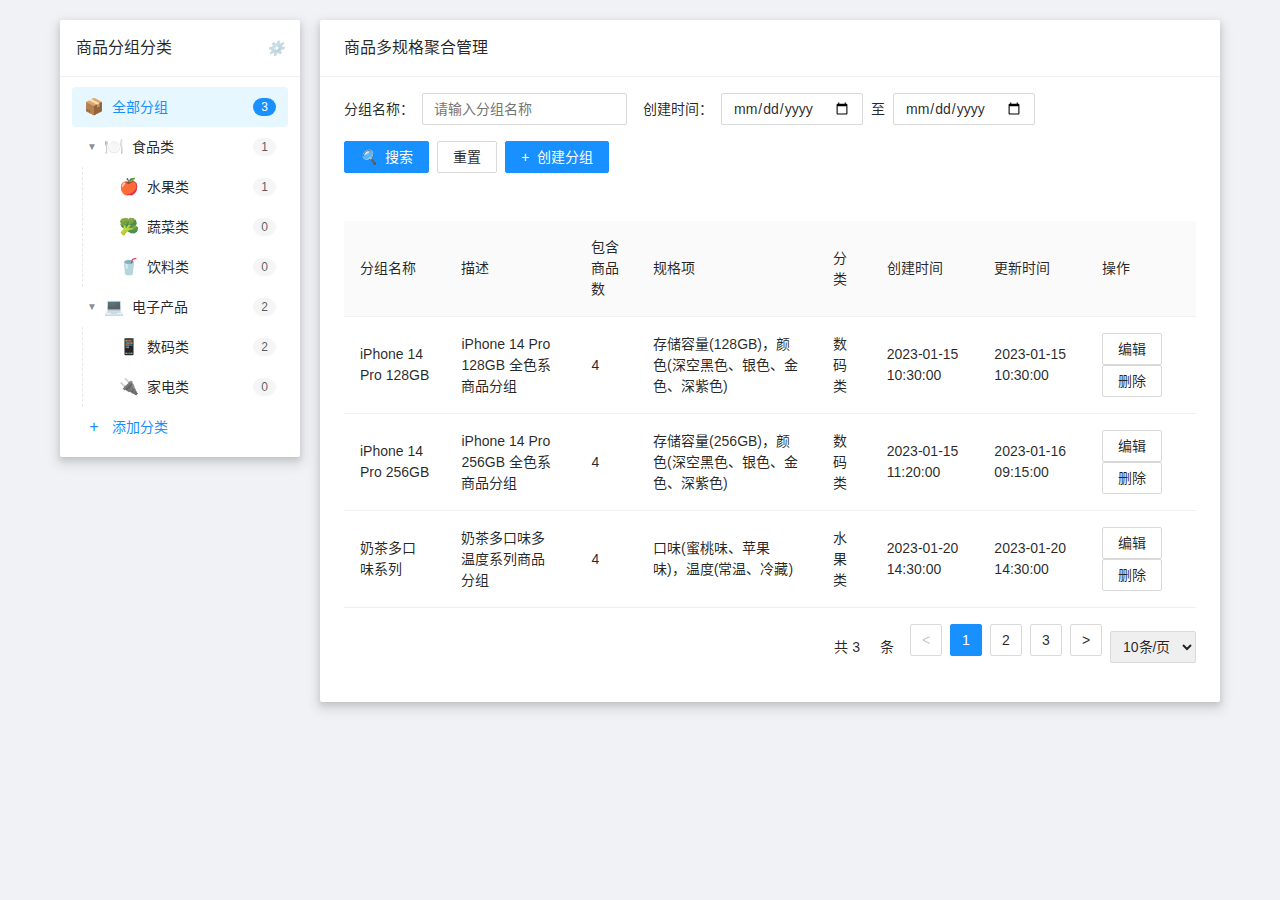
<file: index.html>
<!DOCTYPE html>
<!-- saved from url=(0105)file:///Users/maque/learning/code/%E5%95%86%E5%93%81%E5%88%86%E7%BB%84_%E5%89%AF%E6%9C%AC/demo/index.html -->
<html lang="zh-CN"><head><meta http-equiv="Content-Type" content="text/html; charset=UTF-8">
    
    <meta name="viewport" content="width=device-width, initial-scale=1.0">
    <title>商品多规格聚合管理</title>
    <!-- 引入Ant Design样式 -->
    <link rel="stylesheet" href="./商品多规格聚合管理_files/reset.css">
    <!-- 引入自定义样式 -->
    <link rel="stylesheet" href="./商品多规格聚合管理_files/styles.css">
</head>
<body>
    <div id="app">
        <div class="page-container">
            <div class="layout-wrapper">
                <!-- 左侧分类导航 -->
                <div class="category-sidebar">
                    <div class="sidebar-header">
                        <h3>商品分组分类</h3>
                        <span class="config-icon" id="configCategories"><i class="icon-setting"></i></span>
                    </div>
                    <div class="category-list"><div class="category-item active" data-id="all" data-is-parent="false">
        <div class="category-title">
            
            <span class="category-icon">📦</span>
            <span class="category-name">全部分组</span>
            <span class="category-count">3</span>
        </div>
    </div><div class="category-item parent-category" data-id="food" data-is-parent="true">
        <div class="category-title">
            <span class="expand-icon">▼</span>
            <span class="category-icon">🍽️</span>
            <span class="category-name">食品类</span>
            <span class="category-count">1</span>
        </div>
    </div><div class="subcategory-container" style="display: block;"><div class="category-item child-category" data-id="fruit" data-is-parent="false">
        <div class="category-title">
            
            <span class="category-icon">🍎</span>
            <span class="category-name">水果类</span>
            <span class="category-count">1</span>
        </div>
    </div><div class="category-item child-category" data-id="vegetable" data-is-parent="false">
        <div class="category-title">
            
            <span class="category-icon">🥦</span>
            <span class="category-name">蔬菜类</span>
            <span class="category-count">0</span>
        </div>
    </div><div class="category-item child-category" data-id="drink" data-is-parent="false">
        <div class="category-title">
            
            <span class="category-icon">🥤</span>
            <span class="category-name">饮料类</span>
            <span class="category-count">0</span>
        </div>
    </div></div><div class="category-item parent-category" data-id="electronics" data-is-parent="true">
        <div class="category-title">
            <span class="expand-icon">▼</span>
            <span class="category-icon">💻</span>
            <span class="category-name">电子产品</span>
            <span class="category-count">2</span>
        </div>
    </div><div class="subcategory-container" style="display: block;"><div class="category-item child-category" data-id="digital" data-is-parent="false">
        <div class="category-title">
            
            <span class="category-icon">📱</span>
            <span class="category-name">数码类</span>
            <span class="category-count">2</span>
        </div>
    </div><div class="category-item child-category" data-id="appliance" data-is-parent="false">
        <div class="category-title">
            
            <span class="category-icon">🔌</span>
            <span class="category-name">家电类</span>
            <span class="category-count">0</span>
        </div>
    </div></div><div class="category-item add-category" id="addCategoryBtn">
        <div class="category-title">
            <span class="category-icon">+</span>
            <span class="category-name">添加分类</span>
        </div>
    </div></div>
                </div>
                
                <!-- 右侧内容区 -->
                <div class="content-area">
                    <div class="card">
                        <div class="card-header">
                            <h2>商品多规格聚合管理</h2>
                        </div>
                        <div class="search-area">
                            <div class="search-row">
                                <div class="search-item">
                                    <span class="label">分组名称：</span>
                                    <input type="text" id="searchName" placeholder="请输入分组名称">
                                </div>
                                <div class="search-item date-range">
                                    <span class="label">创建时间：</span>
                                    <input type="date" id="startDate">
                                    <span class="separator">至</span>
                                    <input type="date" id="endDate">
                                </div>
                                <div class="search-item buttons">
                                    <button class="btn btn-primary" id="searchBtn"><i class="icon-search"></i>搜索</button>
                                    <button class="btn" id="resetBtn">重置</button>
                                    <button class="btn btn-primary" id="createBtn"><i class="icon-plus"></i>创建分组</button>
                                </div>
                            </div>
                        </div>
                        <div class="table-container">
                            <table id="groupsTable">
                                <thead>
                                    <tr>
                                        <th>分组名称</th>
                                        <th>描述</th>
                                        <th>包含商品数</th>
                                        <th>规格项</th>
                                        <th>分类</th>
                                        <th>创建时间</th>
                                        <th>更新时间</th>
                                        <th>操作</th>
                                    </tr>
                                </thead>
                                <tbody><tr>
            <td>iPhone 14 Pro 128GB</td>
            <td>iPhone 14 Pro 128GB 全色系商品分组</td>
            <td>4</td>
            <td>存储容量(128GB)，颜色(深空黑色、银色、金色、深紫色)</td>
            <td>数码类</td>
            <td>2023-01-15 10:30:00</td>
            <td>2023-01-15 10:30:00</td>
            <td>
                <button class="btn" data-id="1" onclick="editGroup(&#39;1&#39;)">编辑</button>
                <button class="btn" data-id="1" onclick="deleteGroup(&#39;1&#39;)">删除</button>
            </td>
        </tr><tr>
            <td>iPhone 14 Pro 256GB</td>
            <td>iPhone 14 Pro 256GB 全色系商品分组</td>
            <td>4</td>
            <td>存储容量(256GB)，颜色(深空黑色、银色、金色、深紫色)</td>
            <td>数码类</td>
            <td>2023-01-15 11:20:00</td>
            <td>2023-01-16 09:15:00</td>
            <td>
                <button class="btn" data-id="2" onclick="editGroup(&#39;2&#39;)">编辑</button>
                <button class="btn" data-id="2" onclick="deleteGroup(&#39;2&#39;)">删除</button>
            </td>
        </tr><tr>
            <td>奶茶多口味系列</td>
            <td>奶茶多口味多温度系列商品分组</td>
            <td>4</td>
            <td>口味(蜜桃味、苹果味)，温度(常温、冷藏)</td>
            <td>水果类</td>
            <td>2023-01-20 14:30:00</td>
            <td>2023-01-20 14:30:00</td>
            <td>
                <button class="btn" data-id="3" onclick="editGroup(&#39;3&#39;)">编辑</button>
                <button class="btn" data-id="3" onclick="deleteGroup(&#39;3&#39;)">删除</button>
            </td>
        </tr></tbody>
                            </table>
                            <div class="pagination">
                                <span>共 <span id="totalCount">3</span> 条</span>
                                <ul class="page-numbers">
                                    <li class="disabled">&lt;</li>
                                    <li class="active">1</li>
                                    <li>2</li>
                                    <li>3</li>
                                    <li>&gt;</li>
                                </ul>
                                <select id="pageSize">
                                    <option value="10">10条/页</option>
                                    <option value="20">20条/页</option>
                                    <option value="50">50条/页</option>
                                </select>
                            </div>
                        </div>
                    </div>
                </div>
            </div>
        </div>
    </div>

    <!-- 创建分组模态框 -->
    <div class="modal" id="createModal">
        <div class="modal-content modal-large">
            <div class="modal-header">
                <h3 id="modalTitle">创建商品分组</h3>
                <span class="close" id="closeModal">×</span>
            </div>
            <div class="modal-body">
                <form id="groupForm">
                    <div class="form-item">
                        <label for="groupName">分组名称 <span class="required">*</span></label>
                        <input type="text" id="groupName" required="" placeholder="请输入分组名称">
                    </div>
                    <div class="form-item">
                        <label for="groupDesc">分组描述</label>
                        <textarea id="groupDesc" rows="4" placeholder="请输入分组描述"></textarea>
                    </div>
                    
                    <!-- 规格项设置 -->
                    <div class="form-item spec-settings">
                        <div class="item-header">
                            <label>规格项设置</label>
                            <span class="help-text">最多可添加3个规格项</span>
                        </div>
                        <div id="specItems" class="spec-items-container">
                            <div class="spec-row">
                                <button type="button" class="btn btn-primary btn-add-spec" id="addSpecBtn"><i class="icon-plus"></i>添加规格项</button>
                            </div>
                        </div>
                    </div>
                    
                    <!-- 规格矩阵 -->
                    <div class="form-item">
                        <div class="item-header">
                            <label>规格矩阵</label>
                            <span class="help-text">请为每个规格组合绑定对应商品</span>
                        </div>
                        <div id="specMatrix" class="spec-matrix">
                            <p class="no-specs">请先添加规格项和规格值</p>
                            <table id="matrixTable" style="display: none;" class="matrix-table">
                                <thead>
                                    <!-- 表头将由JavaScript动态生成 -->
                                </thead>
                                <tbody>
                                    <!-- 规格矩阵将由JavaScript动态生成 -->
                                </tbody>
                            </table>
                        </div>
                    </div>
                    
                    <!-- 关联商品 -->
                    <div class="form-item">
                        <div class="item-header">
                            <label>已关联商品</label>
                            <button type="button" class="btn btn-link" id="expandGoodsBtn">展开</button>
                        </div>
                        <div class="selected-goods">
                            <table id="selectedGoodsTable" class="goods-table">
                                <thead>
                                    <tr>
                                        <th>商品图片</th>
                                        <th>商品名称</th>
                                        <th>SKU编码</th>
                                        <th>价格</th>
                                        <th>规格</th>
                                        <th>操作</th>
                                    </tr>
                                </thead>
                                <tbody>
                                    <!-- 已选商品将由JavaScript动态生成 -->
                                </tbody>
                            </table>
                        </div>
                    </div>
                </form>
            </div>
            <div class="modal-footer">
                <button class="btn" id="cancelBtn">取消</button>
                <button class="btn btn-primary" id="submitBtn">确定</button>
            </div>
        </div>
    </div>

    <!-- 选择商品模态框 -->
    <div class="modal" id="goodsSelector">
        <div class="modal-content modal-large">
            <div class="modal-header">
                <h3>选择商品</h3>
                <span class="close" id="closeGoodsSelector">×</span>
            </div>
            <div class="modal-body">
                <div class="search-row">
                    <div class="search-item">
                        <input type="text" id="goodsNameSearch" placeholder="商品名称">
                    </div>
                    <div class="search-item">
                        <input type="text" id="skuCodeSearch" placeholder="SKU编码">
                    </div>
                    <div class="search-item">
                        <button class="btn btn-primary" id="searchGoodsBtn"><i class="icon-search"></i>搜索</button>
                    </div>
                </div>
                <div class="table-container">
                    <table id="goodsTable">
                        <thead>
                            <tr>
                                <th width="30"><input type="checkbox" id="selectAll"></th>
                                <th>商品图片</th>
                                <th>商品名称</th>
                                <th>SKU编码</th>
                                <th>价格</th>
                                <th>规格</th>
                            </tr>
                        </thead>
                        <tbody>
                            <!-- 商品列表将由JavaScript动态生成 -->
                        </tbody>
                    </table>
                </div>
                <div class="selected-info">
                    已选择 <span id="selectedCount">0</span> 个商品
                </div>
            </div>
            <div class="modal-footer">
                <button class="btn" id="cancelSelectBtn">取消</button>
                <button class="btn btn-primary" id="confirmSelectBtn">确定</button>
            </div>
        </div>
    </div>

    <!-- 添加规格项模态框 -->
    <div class="modal" id="specItemModal">
        <div class="modal-content">
            <div class="modal-header">
                <h3>添加规格项</h3>
                <span class="close" id="closeSpecItemModal">×</span>
            </div>
            <div class="modal-body">
                <form id="specItemForm">
                    <div class="form-item">
                        <label for="specName">规格项名称 <span class="required">*</span></label>
                        <input type="text" id="specName" required="" placeholder="如：颜色、尺寸、口味等">
                        <div class="preset-specs">
                            <label class="preset-label">预制规格项：</label>
                            <div class="preset-tags" id="presetSpecTags">
                                <!-- 预制规格项标签将由JavaScript动态生成 -->
                            </div>
                        </div>
                    </div>
                    <div class="form-item">
                        <label>规格值 <span class="required">*</span></label>
                        <div class="spec-values">
                            <div class="spec-value-row">
                                <input type="text" class="spec-value" placeholder="请输入规格值">
                                <button type="button" class="btn btn-icon remove-value" style="display: none;">×</button>
                            </div>
                        </div>
                        <button type="button" class="btn btn-text" id="addValueBtn"><i class="icon-plus"></i>添加规格值</button>
                    </div>
                </form>
            </div>
            <div class="modal-footer">
                <button class="btn" id="cancelSpecBtn">取消</button>
                <button class="btn btn-primary" id="confirmSpecBtn">确定</button>
            </div>
        </div>
    </div>

    <!-- 遮罩层 -->
    <div class="overlay" id="overlay"></div>

    <!-- 引入JavaScript -->
    <script src="./商品多规格聚合管理_files/script.js"></script>

 </body></html>
</file>
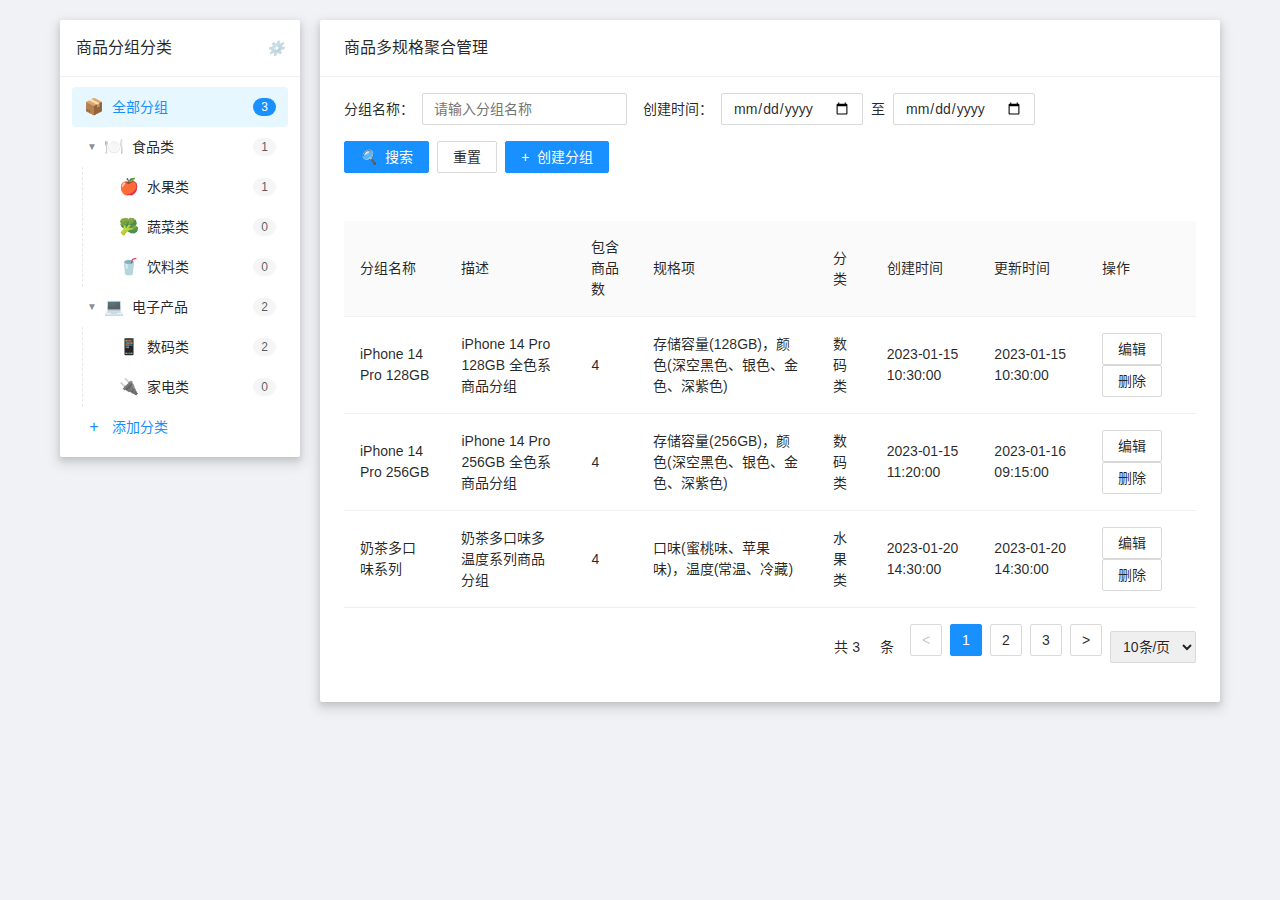
<file: 商品多规格聚合管理.html>
<!DOCTYPE html>
<!-- saved from url=(0105)file:///Users/maque/learning/code/%E5%95%86%E5%93%81%E5%88%86%E7%BB%84_%E5%89%AF%E6%9C%AC/demo/index.html -->
<html lang="zh-CN"><head><meta http-equiv="Content-Type" content="text/html; charset=UTF-8">
    
    <meta name="viewport" content="width=device-width, initial-scale=1.0">
    <title>商品多规格聚合管理</title>
    <!-- 引入Ant Design样式 -->
    <link rel="stylesheet" href="./商品多规格聚合管理_files/reset.css">
    <!-- 引入自定义样式 -->
    <link rel="stylesheet" href="./商品多规格聚合管理_files/styles.css">
</head>
<body>
    <div id="app">
        <div class="page-container">
            <div class="layout-wrapper">
                <!-- 左侧分类导航 -->
                <div class="category-sidebar">
                    <div class="sidebar-header">
                        <h3>商品分组分类</h3>
                        <span class="config-icon" id="configCategories"><i class="icon-setting"></i></span>
                    </div>
                    <div class="category-list"><div class="category-item active" data-id="all" data-is-parent="false">
        <div class="category-title">
            
            <span class="category-icon">📦</span>
            <span class="category-name">全部分组</span>
            <span class="category-count">3</span>
        </div>
    </div><div class="category-item parent-category" data-id="food" data-is-parent="true">
        <div class="category-title">
            <span class="expand-icon">▼</span>
            <span class="category-icon">🍽️</span>
            <span class="category-name">食品类</span>
            <span class="category-count">1</span>
        </div>
    </div><div class="subcategory-container" style="display: block;"><div class="category-item child-category" data-id="fruit" data-is-parent="false">
        <div class="category-title">
            
            <span class="category-icon">🍎</span>
            <span class="category-name">水果类</span>
            <span class="category-count">1</span>
        </div>
    </div><div class="category-item child-category" data-id="vegetable" data-is-parent="false">
        <div class="category-title">
            
            <span class="category-icon">🥦</span>
            <span class="category-name">蔬菜类</span>
            <span class="category-count">0</span>
        </div>
    </div><div class="category-item child-category" data-id="drink" data-is-parent="false">
        <div class="category-title">
            
            <span class="category-icon">🥤</span>
            <span class="category-name">饮料类</span>
            <span class="category-count">0</span>
        </div>
    </div></div><div class="category-item parent-category" data-id="electronics" data-is-parent="true">
        <div class="category-title">
            <span class="expand-icon">▼</span>
            <span class="category-icon">💻</span>
            <span class="category-name">电子产品</span>
            <span class="category-count">2</span>
        </div>
    </div><div class="subcategory-container" style="display: block;"><div class="category-item child-category" data-id="digital" data-is-parent="false">
        <div class="category-title">
            
            <span class="category-icon">📱</span>
            <span class="category-name">数码类</span>
            <span class="category-count">2</span>
        </div>
    </div><div class="category-item child-category" data-id="appliance" data-is-parent="false">
        <div class="category-title">
            
            <span class="category-icon">🔌</span>
            <span class="category-name">家电类</span>
            <span class="category-count">0</span>
        </div>
    </div></div><div class="category-item add-category" id="addCategoryBtn">
        <div class="category-title">
            <span class="category-icon">+</span>
            <span class="category-name">添加分类</span>
        </div>
    </div></div>
                </div>
                
                <!-- 右侧内容区 -->
                <div class="content-area">
                    <div class="card">
                        <div class="card-header">
                            <h2>商品多规格聚合管理</h2>
                        </div>
                        <div class="search-area">
                            <div class="search-row">
                                <div class="search-item">
                                    <span class="label">分组名称：</span>
                                    <input type="text" id="searchName" placeholder="请输入分组名称">
                                </div>
                                <div class="search-item date-range">
                                    <span class="label">创建时间：</span>
                                    <input type="date" id="startDate">
                                    <span class="separator">至</span>
                                    <input type="date" id="endDate">
                                </div>
                                <div class="search-item buttons">
                                    <button class="btn btn-primary" id="searchBtn"><i class="icon-search"></i>搜索</button>
                                    <button class="btn" id="resetBtn">重置</button>
                                    <button class="btn btn-primary" id="createBtn"><i class="icon-plus"></i>创建分组</button>
                                </div>
                            </div>
                        </div>
                        <div class="table-container">
                            <table id="groupsTable">
                                <thead>
                                    <tr>
                                        <th>分组名称</th>
                                        <th>描述</th>
                                        <th>包含商品数</th>
                                        <th>规格项</th>
                                        <th>分类</th>
                                        <th>创建时间</th>
                                        <th>更新时间</th>
                                        <th>操作</th>
                                    </tr>
                                </thead>
                                <tbody><tr>
            <td>iPhone 14 Pro 128GB</td>
            <td>iPhone 14 Pro 128GB 全色系商品分组</td>
            <td>4</td>
            <td>存储容量(128GB)，颜色(深空黑色、银色、金色、深紫色)</td>
            <td>数码类</td>
            <td>2023-01-15 10:30:00</td>
            <td>2023-01-15 10:30:00</td>
            <td>
                <button class="btn" data-id="1" onclick="editGroup(&#39;1&#39;)">编辑</button>
                <button class="btn" data-id="1" onclick="deleteGroup(&#39;1&#39;)">删除</button>
            </td>
        </tr><tr>
            <td>iPhone 14 Pro 256GB</td>
            <td>iPhone 14 Pro 256GB 全色系商品分组</td>
            <td>4</td>
            <td>存储容量(256GB)，颜色(深空黑色、银色、金色、深紫色)</td>
            <td>数码类</td>
            <td>2023-01-15 11:20:00</td>
            <td>2023-01-16 09:15:00</td>
            <td>
                <button class="btn" data-id="2" onclick="editGroup(&#39;2&#39;)">编辑</button>
                <button class="btn" data-id="2" onclick="deleteGroup(&#39;2&#39;)">删除</button>
            </td>
        </tr><tr>
            <td>奶茶多口味系列</td>
            <td>奶茶多口味多温度系列商品分组</td>
            <td>4</td>
            <td>口味(蜜桃味、苹果味)，温度(常温、冷藏)</td>
            <td>水果类</td>
            <td>2023-01-20 14:30:00</td>
            <td>2023-01-20 14:30:00</td>
            <td>
                <button class="btn" data-id="3" onclick="editGroup(&#39;3&#39;)">编辑</button>
                <button class="btn" data-id="3" onclick="deleteGroup(&#39;3&#39;)">删除</button>
            </td>
        </tr></tbody>
                            </table>
                            <div class="pagination">
                                <span>共 <span id="totalCount">3</span> 条</span>
                                <ul class="page-numbers">
                                    <li class="disabled">&lt;</li>
                                    <li class="active">1</li>
                                    <li>2</li>
                                    <li>3</li>
                                    <li>&gt;</li>
                                </ul>
                                <select id="pageSize">
                                    <option value="10">10条/页</option>
                                    <option value="20">20条/页</option>
                                    <option value="50">50条/页</option>
                                </select>
                            </div>
                        </div>
                    </div>
                </div>
            </div>
        </div>
    </div>

    <!-- 创建分组模态框 -->
    <div class="modal" id="createModal">
        <div class="modal-content modal-large">
            <div class="modal-header">
                <h3 id="modalTitle">创建商品分组</h3>
                <span class="close" id="closeModal">×</span>
            </div>
            <div class="modal-body">
                <form id="groupForm">
                    <div class="form-item">
                        <label for="groupName">分组名称 <span class="required">*</span></label>
                        <input type="text" id="groupName" required="" placeholder="请输入分组名称">
                    </div>
                    <div class="form-item">
                        <label for="groupDesc">分组描述</label>
                        <textarea id="groupDesc" rows="4" placeholder="请输入分组描述"></textarea>
                    </div>
                    
                    <!-- 规格项设置 -->
                    <div class="form-item spec-settings">
                        <div class="item-header">
                            <label>规格项设置</label>
                            <span class="help-text">最多可添加3个规格项</span>
                        </div>
                        <div id="specItems" class="spec-items-container">
                            <div class="spec-row">
                                <button type="button" class="btn btn-primary btn-add-spec" id="addSpecBtn"><i class="icon-plus"></i>添加规格项</button>
                            </div>
                        </div>
                    </div>
                    
                    <!-- 规格矩阵 -->
                    <div class="form-item">
                        <div class="item-header">
                            <label>规格矩阵</label>
                            <span class="help-text">请为每个规格组合绑定对应商品</span>
                        </div>
                        <div id="specMatrix" class="spec-matrix">
                            <p class="no-specs">请先添加规格项和规格值</p>
                            <table id="matrixTable" style="display: none;" class="matrix-table">
                                <thead>
                                    <!-- 表头将由JavaScript动态生成 -->
                                </thead>
                                <tbody>
                                    <!-- 规格矩阵将由JavaScript动态生成 -->
                                </tbody>
                            </table>
                        </div>
                    </div>
                    
                    <!-- 关联商品 -->
                    <div class="form-item">
                        <div class="item-header">
                            <label>已关联商品</label>
                            <button type="button" class="btn btn-link" id="expandGoodsBtn">展开</button>
                        </div>
                        <div class="selected-goods">
                            <table id="selectedGoodsTable" class="goods-table">
                                <thead>
                                    <tr>
                                        <th>商品图片</th>
                                        <th>商品名称</th>
                                        <th>SKU编码</th>
                                        <th>价格</th>
                                        <th>规格</th>
                                        <th>操作</th>
                                    </tr>
                                </thead>
                                <tbody>
                                    <!-- 已选商品将由JavaScript动态生成 -->
                                </tbody>
                            </table>
                        </div>
                    </div>
                </form>
            </div>
            <div class="modal-footer">
                <button class="btn" id="cancelBtn">取消</button>
                <button class="btn btn-primary" id="submitBtn">确定</button>
            </div>
        </div>
    </div>

    <!-- 选择商品模态框 -->
    <div class="modal" id="goodsSelector">
        <div class="modal-content modal-large">
            <div class="modal-header">
                <h3>选择商品</h3>
                <span class="close" id="closeGoodsSelector">×</span>
            </div>
            <div class="modal-body">
                <div class="search-row">
                    <div class="search-item">
                        <input type="text" id="goodsNameSearch" placeholder="商品名称">
                    </div>
                    <div class="search-item">
                        <input type="text" id="skuCodeSearch" placeholder="SKU编码">
                    </div>
                    <div class="search-item">
                        <button class="btn btn-primary" id="searchGoodsBtn"><i class="icon-search"></i>搜索</button>
                    </div>
                </div>
                <div class="table-container">
                    <table id="goodsTable">
                        <thead>
                            <tr>
                                <th width="30"><input type="checkbox" id="selectAll"></th>
                                <th>商品图片</th>
                                <th>商品名称</th>
                                <th>SKU编码</th>
                                <th>价格</th>
                                <th>规格</th>
                            </tr>
                        </thead>
                        <tbody>
                            <!-- 商品列表将由JavaScript动态生成 -->
                        </tbody>
                    </table>
                </div>
                <div class="selected-info">
                    已选择 <span id="selectedCount">0</span> 个商品
                </div>
            </div>
            <div class="modal-footer">
                <button class="btn" id="cancelSelectBtn">取消</button>
                <button class="btn btn-primary" id="confirmSelectBtn">确定</button>
            </div>
        </div>
    </div>

    <!-- 添加规格项模态框 -->
    <div class="modal" id="specItemModal">
        <div class="modal-content">
            <div class="modal-header">
                <h3>添加规格项</h3>
                <span class="close" id="closeSpecItemModal">×</span>
            </div>
            <div class="modal-body">
                <form id="specItemForm">
                    <div class="form-item">
                        <label for="specName">规格项名称 <span class="required">*</span></label>
                        <input type="text" id="specName" required="" placeholder="如：颜色、尺寸、口味等">
                        <div class="preset-specs">
                            <label class="preset-label">预制规格项：</label>
                            <div class="preset-tags" id="presetSpecTags">
                                <!-- 预制规格项标签将由JavaScript动态生成 -->
                            </div>
                        </div>
                    </div>
                    <div class="form-item">
                        <label>规格值 <span class="required">*</span></label>
                        <div class="spec-values">
                            <div class="spec-value-row">
                                <input type="text" class="spec-value" placeholder="请输入规格值">
                                <button type="button" class="btn btn-icon remove-value" style="display: none;">×</button>
                            </div>
                        </div>
                        <button type="button" class="btn btn-text" id="addValueBtn"><i class="icon-plus"></i>添加规格值</button>
                    </div>
                </form>
            </div>
            <div class="modal-footer">
                <button class="btn" id="cancelSpecBtn">取消</button>
                <button class="btn btn-primary" id="confirmSpecBtn">确定</button>
            </div>
        </div>
    </div>

    <!-- 遮罩层 -->
    <div class="overlay" id="overlay"></div>

    <!-- 引入JavaScript -->
    <script src="./商品多规格聚合管理_files/script.js"></script>

 </body></html>
</file>
<file: 商品多规格聚合管理_files/styles.css>
/* 基础样式 */
* {
    margin: 0;
    padding: 0;
    box-sizing: border-box;
}

body {
    font-family: -apple-system, BlinkMacSystemFont, 'Segoe UI', Roboto, Oxygen, Ubuntu, Cantarell, 'Open Sans', 'Helvetica Neue', sans-serif;
    background-color: #f0f2f5;
    color: rgba(0, 0, 0, 0.85);
    font-size: 14px;
    line-height: 1.5;
}

/* 页面容器 */
.page-container {
    padding: 20px;
    max-width: 1200px;
    margin: 0 auto;
}

/* 布局 */
.layout-wrapper {
    display: flex;
    gap: 20px;
}

/* 左侧分类导航 */
.category-sidebar {
    width: 240px;
    min-width: 240px;
    background-color: #fff;
    border-radius: 2px;
    box-shadow: 0 1px 2px -2px rgba(0, 0, 0, 0.16), 0 3px 6px 0 rgba(0, 0, 0, 0.12), 0 5px 12px 4px rgba(0, 0, 0, 0.09);
    margin-bottom: 16px;
    height: fit-content;
}

.sidebar-header {
    padding: 16px;
    display: flex;
    justify-content: space-between;
    align-items: center;
    border-bottom: 1px solid #f0f0f0;
}

.sidebar-header h3 {
    margin: 0;
    font-size: 16px;
    font-weight: 500;
}

.config-icon {
    cursor: pointer;
    color: rgba(0, 0, 0, 0.45);
}

.icon-setting:before {
    content: "⚙️";
    font-size: 14px;
}

.category-list {
    padding: 10px 0;
}

.category-item {
    padding: 0 12px;
    cursor: pointer;
}

.category-title {
    padding: 8px 12px;
    display: flex;
    align-items: center;
    border-radius: 4px;
    transition: background-color 0.3s;
}

.category-item:hover .category-title {
    background-color: #f5f5f5;
}

.category-item.active .category-title {
    background-color: #e6f7ff;
    color: #1890ff;
}

.category-icon {
    margin-right: 8px;
    font-size: 16px;
    width: 20px;
    text-align: center;
}

.category-name {
    flex: 1;
}

.category-count {
    background-color: #f5f5f5;
    border-radius: 10px;
    padding: 0 8px;
    font-size: 12px;
    color: rgba(0, 0, 0, 0.65);
}

.category-item.active .category-count {
    background-color: #1890ff;
    color: #fff;
}

.add-category .category-title {
    color: #1890ff;
}

.add-category:hover .category-title {
    color: #40a9ff;
}

/* 内容区域 */
.content-area {
    flex: 1;
}

/* 卡片样式 */
.card {
    background-color: #fff;
    border-radius: 2px;
    box-shadow: 0 1px 2px -2px rgba(0, 0, 0, 0.16), 0 3px 6px 0 rgba(0, 0, 0, 0.12), 0 5px 12px 4px rgba(0, 0, 0, 0.09);
    margin-bottom: 16px;
}

.card-header {
    padding: 16px 24px;
    border-bottom: 1px solid #f0f0f0;
}

.card-header h2 {
    margin: 0;
    color: rgba(0, 0, 0, 0.85);
    font-weight: 500;
    font-size: 16px;
}

/* 搜索区域 */
.search-area {
    padding: 16px 24px;
    background-color: #fff;
}

.search-row {
    display: flex;
    flex-wrap: wrap;
    margin-bottom: 16px;
}

.search-item {
    margin-right: 16px;
    margin-bottom: 16px;
    display: flex;
    align-items: center;
}

.search-item .label {
    margin-right: 8px;
}

.search-item input {
    padding: 4px 11px;
    border: 1px solid #d9d9d9;
    border-radius: 2px;
    height: 32px;
    transition: all 0.3s;
}

.search-item input:focus {
    border-color: #40a9ff;
    box-shadow: 0 0 0 2px rgba(24, 144, 255, 0.2);
    outline: none;
}

.date-range {
    display: flex;
    align-items: center;
}

.date-range .separator {
    margin: 0 8px;
}

.buttons {
    display: flex;
}

/* 按钮样式 */
.btn {
    margin-right: 8px;
    padding: 4px 15px;
    border: 1px solid #d9d9d9;
    border-radius: 2px;
    background-color: #fff;
    color: rgba(0, 0, 0, 0.85);
    height: 32px;
    cursor: pointer;
    transition: all 0.3s;
    display: inline-flex;
    align-items: center;
    justify-content: center;
}

.btn:hover {
    color: #40a9ff;
    border-color: #40a9ff;
}

.btn-primary {
    background-color: #1890ff;
    border-color: #1890ff;
    color: #fff;
}

.btn-primary:hover {
    background-color: #40a9ff;
    border-color: #40a9ff;
    color: #fff;
}

.btn-icon {
    width: 24px;
    height: 24px;
    padding: 0;
    font-size: 16px;
    margin-left: 8px;
}

/* 图标 */
.icon-search:before {
    content: "🔍";
    margin-right: 8px;
}

.icon-plus:before {
    content: "+";
    margin-right: 8px;
}

/* 表格样式 */
.table-container {
    padding: 0 24px 16px;
    overflow-x: auto;
}

table {
    width: 100%;
    border-collapse: collapse;
}

table th, table td {
    padding: 16px;
    text-align: left;
    border-bottom: 1px solid #f0f0f0;
}

table th {
    background-color: #fafafa;
    font-weight: 500;
    color: rgba(0, 0, 0, 0.85);
}

table tr:hover td {
    background-color: #fafafa;
}

/* 分页样式 */
.pagination {
    display: flex;
    justify-content: flex-end;
    align-items: center;
    padding: 16px 0;
}

.pagination span {
    margin-right: 16px;
}

.page-numbers {
    display: flex;
    list-style: none;
}

.page-numbers li {
    min-width: 32px;
    height: 32px;
    margin-right: 8px;
    border: 1px solid #d9d9d9;
    border-radius: 2px;
    display: flex;
    justify-content: center;
    align-items: center;
    cursor: pointer;
    transition: all 0.3s;
}

.page-numbers li:hover {
    border-color: #1890ff;
    color: #1890ff;
}

.page-numbers li.active {
    background-color: #1890ff;
    border-color: #1890ff;
    color: #fff;
}

.page-numbers li.disabled {
    color: rgba(0, 0, 0, 0.25);
    cursor: not-allowed;
}

#pageSize {
    height: 32px;
    border: 1px solid #d9d9d9;
    border-radius: 2px;
    padding: 0 8px;
}

/* 模态框样式 */
.modal {
    display: none;
    position: fixed;
    z-index: 1001;
    left: 0;
    top: 0;
    width: 100%;
    height: 100%;
    overflow: auto;
}

.modal-content {
    position: relative;
    background-color: #fff;
    margin: 100px auto;
    padding: 0;
    border-radius: 4px;
    width: 520px;
    box-shadow: 0 3px 6px -4px rgba(0, 0, 0, 0.12), 0 6px 16px 0 rgba(0, 0, 0, 0.08), 0 9px 28px 8px rgba(0, 0, 0, 0.05);
    animation: modalFadeIn 0.3s ease;
}

.modal-large {
    width: 800px;
    max-width: 90%;
}

.modal-header {
    padding: 16px 24px;
    border-bottom: 1px solid #f0f0f0;
    display: flex;
    justify-content: space-between;
    align-items: center;
}

.modal-header h3 {
    margin: 0;
    color: rgba(0, 0, 0, 0.85);
    font-weight: 500;
    font-size: 16px;
}

.close {
    color: #aaa;
    font-size: 28px;
    font-weight: bold;
    cursor: pointer;
}

.close:hover {
    color: black;
}

.modal-body {
    padding: 24px;
    max-height: 600px;
    overflow-y: auto;
}

.modal-footer {
    padding: 10px 16px;
    border-top: 1px solid #f0f0f0;
    text-align: right;
}

.overlay {
    display: none;
    position: fixed;
    z-index: 1000;
    left: 0;
    top: 0;
    width: 100%;
    height: 100%;
    background-color: rgba(0, 0, 0, 0.45);
}

@keyframes modalFadeIn {
    from {
        opacity: 0;
        transform: translateY(-30px);
    }
    to {
        opacity: 1;
        transform: translateY(0);
    }
}

/* 表单样式 */
.form-item {
    margin-bottom: 24px;
}

.form-item .item-header {
    display: flex;
    justify-content: space-between;
    align-items: center;
    margin-bottom: 8px;
}

.form-item label {
    display: block;
    margin-bottom: 8px;
    font-weight: 500;
}

.form-item input, .form-item textarea {
    width: 100%;
    padding: 4px 11px;
    border: 1px solid #d9d9d9;
    border-radius: 2px;
    transition: all 0.3s;
}

.form-item input {
    height: 32px;
}

.form-item textarea {
    resize: vertical;
}

.form-item input:focus, .form-item textarea:focus {
    border-color: #40a9ff;
    box-shadow: 0 0 0 2px rgba(24, 144, 255, 0.2);
    outline: none;
}

.required {
    color: #ff4d4f;
}

/* 已选商品表格 */
.selected-goods {
    margin-top: 12px;
    max-height: 300px;
    overflow-y: auto;
}

/* 选择商品信息 */
.selected-info {
    margin-top: 16px;
    color: rgba(0, 0, 0, 0.45);
}

/* 规格项样式 */
.spec-row {
    margin-bottom: 12px;
    display: flex;
    align-items: center;
}

.spec-item {
    display: flex;
    padding: 12px 16px;
    background-color: #fff;
    border: 1px solid #d9d9d9;
    border-radius: 4px;
    margin-bottom: 12px;
    align-items: flex-start;
    box-shadow: 0 1px 2px rgba(0, 0, 0, 0.05);
}

.spec-item-content {
    flex: 1;
}

.spec-item-header {
    display: flex;
    justify-content: space-between;
    align-items: center;
    margin-bottom: 10px;
}

.spec-item-name {
    font-weight: 500;
    margin-right: 8px;
}

.spec-item-actions {
    display: flex;
}

.spec-item-action {
    margin-left: 8px;
    color: #1890ff;
    cursor: pointer;
}

.spec-item-action:hover {
    color: #40a9ff;
}

.spec-values {
    display: flex;
    flex-wrap: wrap;
    margin-top: 8px;
    margin-bottom: 8px;
}

.spec-value-row {
    display: flex;
    align-items: center;
    margin-right: 12px;
    margin-bottom: 8px;
}

.spec-value {
    width: 100px;
}

.spec-value-tag {
    display: inline-block;
    padding: 4px 8px;
    background-color: #f5f5f5;
    border-radius: 2px;
    margin-right: 8px;
    margin-bottom: 8px;
    font-size: 12px;
    line-height: 1.5;
    position: relative;
}

.spec-value-tag .remove-tag {
    margin-left: 4px;
    color: rgba(0, 0, 0, 0.45);
    cursor: pointer;
}

.remove-value {
    font-size: 16px;
    color: rgba(0, 0, 0, 0.25);
    background: none;
    border: none;
    cursor: pointer;
    padding: 0 4px;
}

.remove-value:hover {
    color: #ff4d4f;
}

/* 预制规格项样式 */
.preset-specs {
    margin-top: 8px;
}

.preset-label {
    font-size: 12px;
    color: rgba(0, 0, 0, 0.65);
    margin-right: 8px;
}

.preset-tags {
    display: flex;
    flex-wrap: wrap;
    margin-top: 8px;
}

.preset-tag {
    display: inline-block;
    padding: 4px 8px;
    background-color: #f5f5f5;
    border-radius: 2px;
    margin-right: 8px;
    margin-bottom: 8px;
    cursor: pointer;
    font-size: 12px;
    transition: all 0.3s;
}

.preset-tag:hover {
    background-color: #e6f7ff;
    color: #1890ff;
}

/* 规格矩阵样式 */
.spec-matrix {
    margin-top: 16px;
    border: 1px solid #f0f0f0;
    border-radius: 4px;
    padding: 16px;
    background-color: #fff;
}

.matrix-table {
    border: 1px solid #e8e8e8;
}

.matrix-table th {
    background-color: #fafafa;
    font-weight: normal;
    padding: 12px 16px;
    font-size: 13px;
}

.matrix-table td {
    padding: 12px 16px;
    font-size: 13px;
}

.no-specs {
    text-align: center;
    color: rgba(0, 0, 0, 0.45);
    padding: 20px 0;
}

.linked-goods {
    display: flex;
    align-items: center;
    justify-content: space-between;
}

.goods-actions {
    display: flex;
}

/* 已关联商品表格样式 */
.goods-table {
    border: 1px solid #e8e8e8;
}

.goods-table th {
    background-color: #fafafa;
    font-weight: normal;
    padding: 10px 16px;
    font-size: 13px;
}

.goods-table td {
    padding: 10px 16px;
    font-size: 13px;
}

/* 按钮链接样式 */
.btn-link {
    background: none;
    border: none;
    color: #1890ff;
    padding: 0;
    height: auto;
    font-size: 13px;
}

.btn-link:hover {
    color: #40a9ff;
    background: none;
    border: none;
}

.btn-text {
    border: none;
    background: none;
    color: #1890ff;
    padding: 0;
    height: auto;
    margin-top: 8px;
}

.btn-text:hover {
    color: #40a9ff;
    background: none;
}

/* 帮助文本 */
.help-text {
    color: rgba(0, 0, 0, 0.45);
    font-size: 12px;
    margin-top: 4px;
}

/* 规格设置相关样式 */
.spec-settings {
    border: 1px solid #f0f0f0;
    border-radius: 4px;
    padding: 16px;
    background-color: #fafafa;
}

.spec-items-container {
    margin-top: 12px;
}

.btn-add-spec {
    height: 36px;
    padding: 0 16px;
}

.spec-item {
    display: flex;
    padding: 12px 16px;
    background-color: #fff;
    border: 1px solid #d9d9d9;
    border-radius: 4px;
    margin-bottom: 12px;
    align-items: flex-start;
    box-shadow: 0 1px 2px rgba(0, 0, 0, 0.05);
}

.spec-item-content {
    flex: 1;
}

.spec-item-header {
    display: flex;
    justify-content: space-between;
    align-items: center;
    margin-bottom: 10px;
}

.spec-item-name {
    font-weight: 500;
    margin-right: 8px;
}

.spec-item-actions {
    display: flex;
}

.spec-item-action {
    margin-left: 8px;
    color: #1890ff;
    cursor: pointer;
}

.spec-item-action:hover {
    color: #40a9ff;
}

.spec-values {
    display: flex;
    flex-wrap: wrap;
    margin-top: 8px;
    margin-bottom: 8px;
}

.spec-value-row {
    display: flex;
    align-items: center;
    margin-right: 12px;
    margin-bottom: 8px;
}

.spec-value {
    width: 100px;
}

.spec-value-tag {
    display: inline-block;
    padding: 4px 8px;
    background-color: #f5f5f5;
    border-radius: 2px;
    margin-right: 8px;
    margin-bottom: 8px;
    font-size: 12px;
    line-height: 1.5;
    position: relative;
}

.spec-value-tag .remove-tag {
    margin-left: 4px;
    color: rgba(0, 0, 0, 0.45);
    cursor: pointer;
}

.remove-value {
    font-size: 16px;
    color: rgba(0, 0, 0, 0.25);
    background: none;
    border: none;
    cursor: pointer;
    padding: 0 4px;
}

.remove-value:hover {
    color: #ff4d4f;
}

/* 预制规格样式 */
.preset-specs {
    margin-top: 8px;
}

.preset-label {
    font-size: 12px;
    color: rgba(0, 0, 0, 0.65);
    margin-right: 8px;
}

.preset-tags {
    display: flex;
    flex-wrap: wrap;
    margin-top: 8px;
}

.preset-tag {
    display: inline-block;
    padding: 4px 8px;
    background-color: #f5f5f5;
    border-radius: 2px;
    margin-right: 8px;
    margin-bottom: 8px;
    cursor: pointer;
    font-size: 12px;
    transition: all 0.3s;
}

.preset-tag:hover {
    background-color: #e6f7ff;
    color: #1890ff;
}

/* 规格矩阵样式 */
.spec-matrix {
    margin-top: 16px;
    border: 1px solid #f0f0f0;
    border-radius: 4px;
    padding: 16px;
    background-color: #fff;
}

.matrix-table {
    border: 1px solid #e8e8e8;
}

.matrix-table th {
    background-color: #fafafa;
    font-weight: normal;
    padding: 12px 16px;
    font-size: 13px;
}

.matrix-table td {
    padding: 12px 16px;
    font-size: 13px;
}

.no-specs {
    text-align: center;
    color: rgba(0, 0, 0, 0.45);
    padding: 20px 0;
}

.linked-goods {
    display: flex;
    align-items: center;
    justify-content: space-between;
}

.goods-actions {
    display: flex;
}

/* 已关联商品表格样式 */
.goods-table {
    border: 1px solid #e8e8e8;
}

.goods-table th {
    background-color: #fafafa;
    font-weight: normal;
    padding: 10px 16px;
    font-size: 13px;
}

.goods-table td {
    padding: 10px 16px;
    font-size: 13px;
}

/* 按钮链接样式 */
.btn-link {
    background: none;
    border: none;
    color: #1890ff;
    padding: 0;
    height: auto;
    font-size: 13px;
}

.btn-link:hover {
    color: #40a9ff;
    background: none;
    border: none;
}

.btn-text {
    border: none;
    background: none;
    color: #1890ff;
    padding: 0;
    height: auto;
    margin-top: 8px;
}

.btn-text:hover {
    color: #40a9ff;
    background: none;
}

/* 选择商品相关样式 */
.selected-goods {
    margin-top: 12px;
    max-height: 300px;
    overflow-y: auto;
}

/* 二级分类样式 */
.parent-category .category-title {
    font-weight: 500;
}

.child-category {
    padding-left: 24px; /* 子分类缩进 */
}

.subcategory-container {
    border-left: 1px dashed #e8e8e8;
    margin-left: 22px; /* 与父分类图标对齐 */
    padding-left: 0;
}

.expand-icon {
    margin-right: 4px;
    width: 16px;
    display: inline-block;
    text-align: center;
    cursor: pointer;
    color: rgba(0, 0, 0, 0.45);
    font-size: 10px;
    position: relative;
    top: -1px;
    user-select: none;
}

.category-title:hover .expand-icon {
    color: #1890ff;
}

/* 图标选择器样式 */
.icon-picker {
    display: flex;
    flex-wrap: wrap;
    margin-top: 8px;
    gap: 8px;
}

.icon-option {
    display: inline-flex;
    justify-content: center;
    align-items: center;
    width: 32px;
    height: 32px;
    background-color: #f5f5f5;
    border-radius: 4px;
    cursor: pointer;
    transition: all 0.3s;
    font-size: 18px;
}

.icon-option:hover {
    background-color: #e6f7ff;
}

.icon-option.selected {
    background-color: #e6f7ff;
    border: 1px solid #1890ff;
    color: #1890ff;
}
</file>
